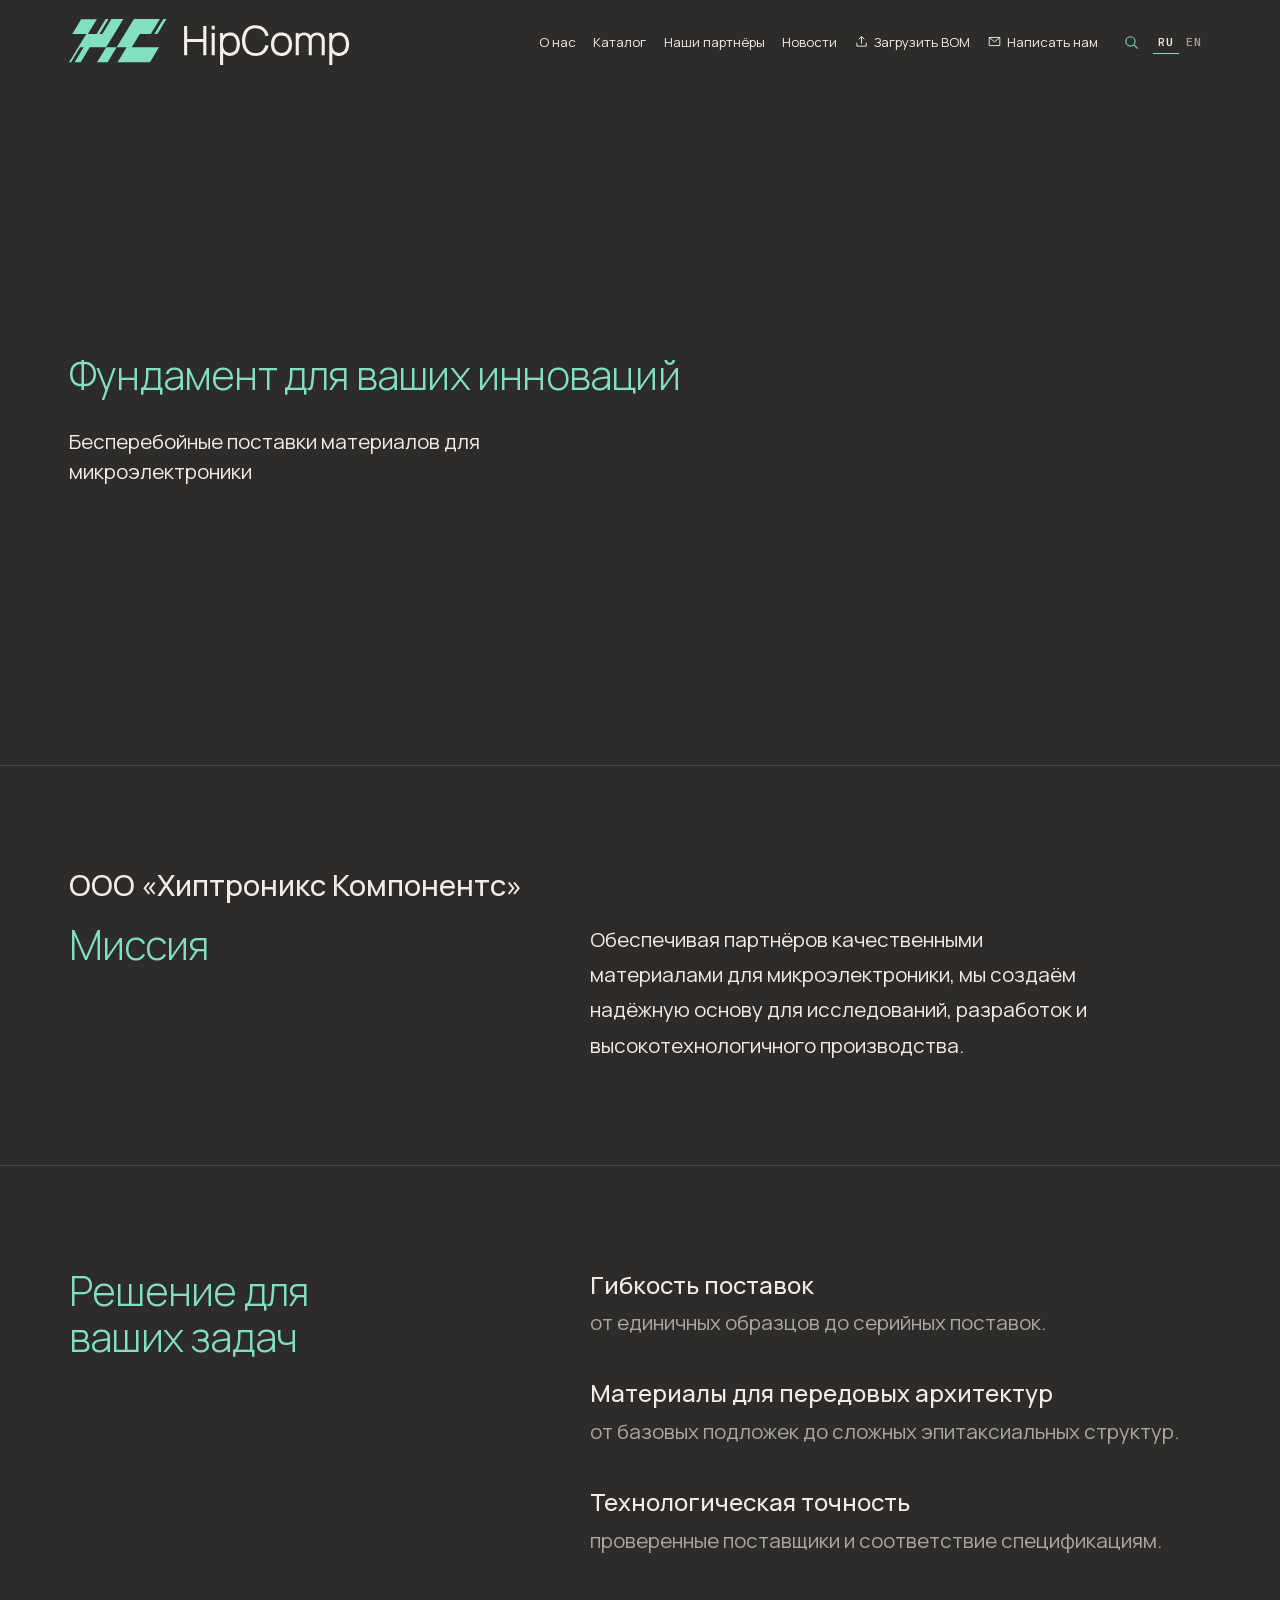
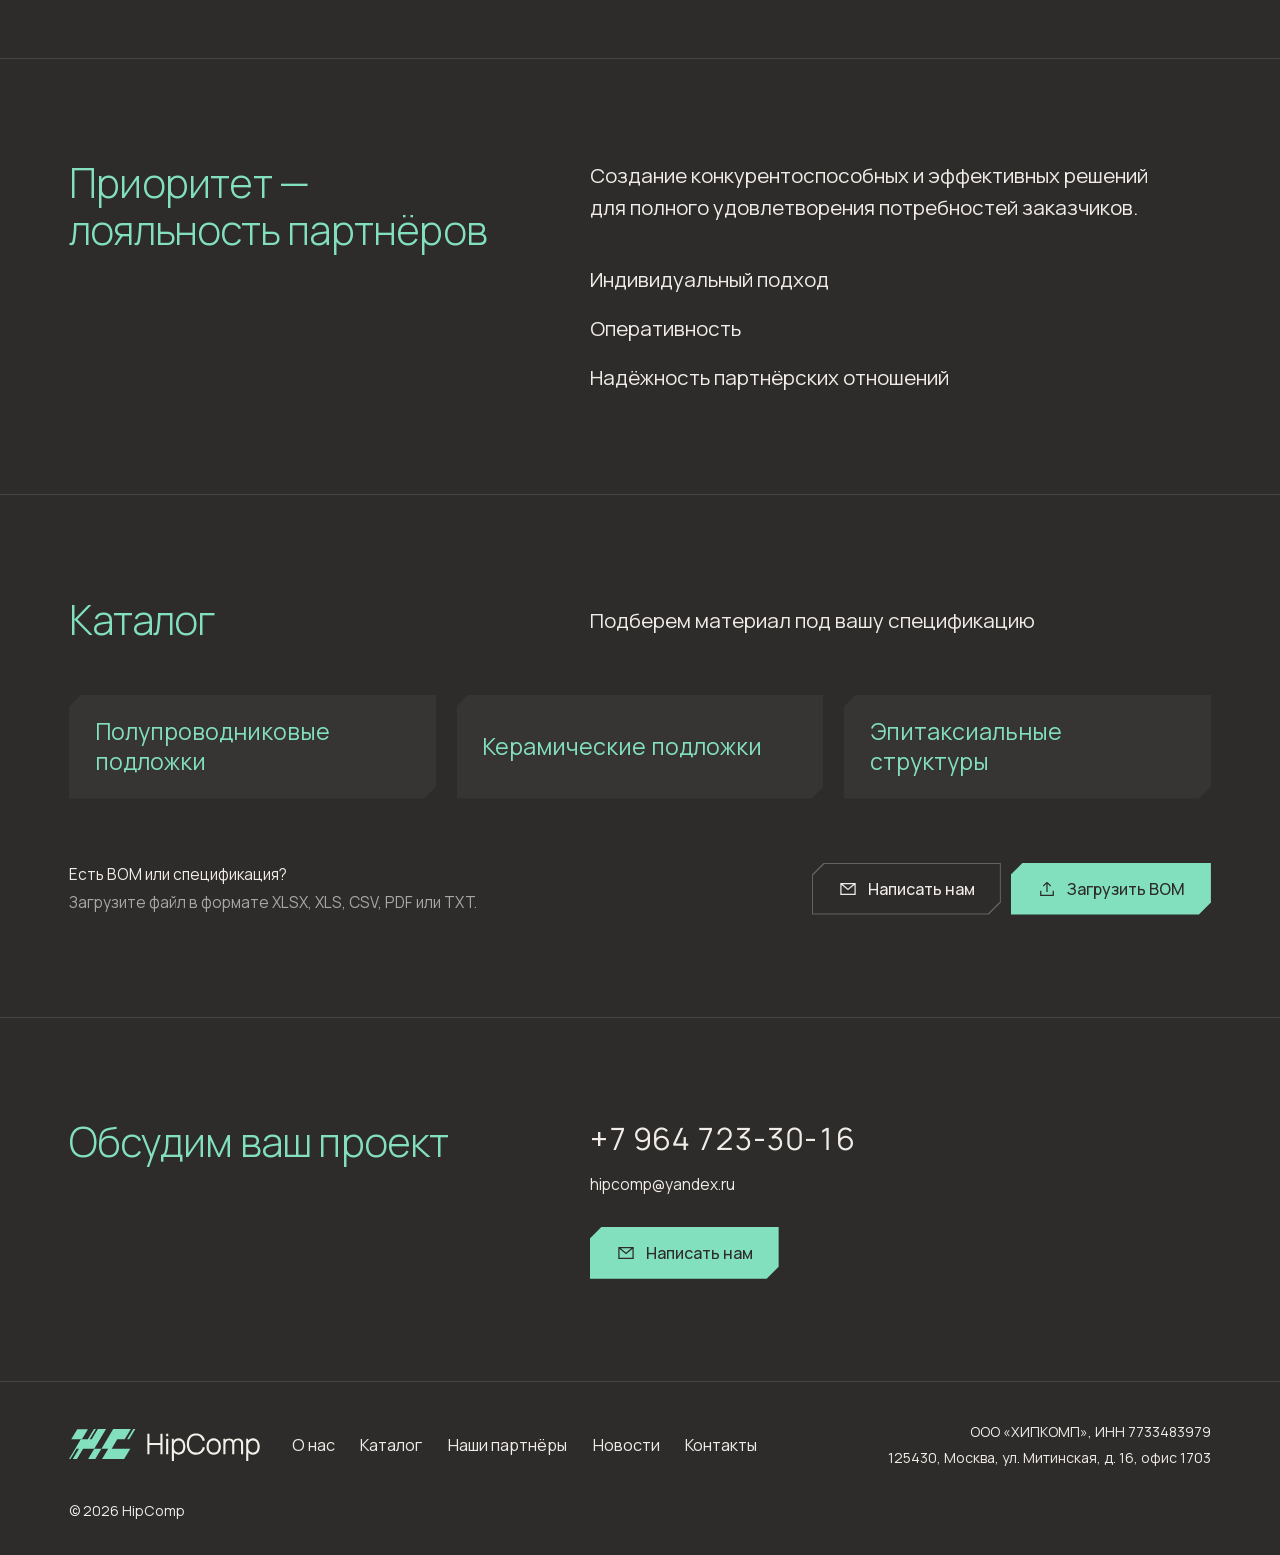
<file: index.html>
<!doctype html>
<html lang="ru">
<head>
<meta charset="utf-8">
<meta name="viewport" content="width=device-width, initial-scale=1, viewport-fit=cover">
<title>HipComp&nbsp;— полупроводниковые материалы для&nbsp;микроэлектроники</title>
<meta name="description" content="HipComp поставляет полупроводниковые и керамические подложки, эпитаксиальные структуры: от единичных образцов для НИОКР до регулярных поставок для серийного производства.">
<meta name="theme-color" content="#2D2C2A">
<meta property="og:title" content="HipComp — фундамент для ваших инноваций">
<meta property="og:description" content="Бесперебойные поставки материалов для микроэлектроники.">
<meta property="og:type" content="website">
<link rel="icon" href="assets/favicon.svg" type="image/svg+xml">
<link rel="preload" href="assets/fonts/IBMPlexSans-cyrillic.woff2" as="font" type="font/woff2" crossorigin>
<link rel="preload" href="assets/fonts/Manrope-var-cyrillic.woff2" as="font" type="font/woff2" crossorigin>
<link rel="stylesheet" href="css/style.css?v=48">
<script>document.documentElement.classList.add('js')</script>
</head>
<body>

<!-- Иконки -->
<svg width="0" height="0" style="position:absolute" aria-hidden="true">
  <symbol id="i-mail" viewBox="0 0 24 24"><path fill="none" stroke="currentColor" stroke-width="1.5" d="M3.5 5.5h17v13h-17z M3.8 5.8 12 12.5l8.2-6.7"/></symbol>
  <symbol id="i-search" viewBox="0 0 24 24"><circle cx="10.5" cy="10.5" r="6.5" fill="none" stroke="currentColor" stroke-width="1.5"/><path d="m15.3 15.3 5.2 5.2" stroke="currentColor" stroke-width="1.5" fill="none"/></symbol>
  <symbol id="i-upload" viewBox="0 0 24 24"><path fill="none" stroke="currentColor" stroke-width="1.5" d="M12 15.5V4m0 0L7.5 8.5M12 4l4.5 4.5M4.5 14v5.5h15V14"/></symbol>
  <symbol id="i-phone" viewBox="0 0 24 24"><path fill="none" stroke="currentColor" stroke-width="1.5" d="M5 3.5h4l1.5 4-2.3 1.5a11 11 0 0 0 6.8 6.8l1.5-2.3 4 1.5v4a1.5 1.5 0 0 1-1.6 1.5A16.5 16.5 0 0 1 3.5 5.1 1.5 1.5 0 0 1 5 3.5z"/></symbol>
  <symbol id="i-arrow" viewBox="0 0 24 24"><path fill="none" stroke="currentColor" stroke-width="1.5" d="M4 12h15m-5.5-5.5L19 12l-5.5 5.5"/></symbol>
  <symbol id="i-close" viewBox="0 0 24 24"><path fill="none" stroke="currentColor" stroke-width="1.5" d="m5.5 5.5 13 13m0-13-13 13"/></symbol>
  <symbol id="i-file" viewBox="0 0 24 24"><path fill="none" stroke="currentColor" stroke-width="1.5" d="M6 3.5h8l4 4v13H6z M14 3.5v4h4"/></symbol>
  <symbol id="i-check" viewBox="0 0 24 24"><path fill="none" stroke="currentColor" stroke-width="1.8" d="m5 12.5 4.5 4.5L19 7.5"/></symbol>
</svg>

<a class="skip" href="#main" data-i18n="skip">Перейти к&nbsp;содержанию</a>

<!-- ===== Шапка ===== -->
<header class="hdr" id="hdr">
  <div class="hdr__in wrap">
    <a class="logo logo--hdr" href="#top" aria-label="HipComp — на главную">
      <img class="logo__img" src="assets/logo-hipcomp.svg" alt="" width="1004" height="166">
    </a>

    <nav class="nav" aria-label="Основное меню" data-i18n-aria="navLabel">
      <a class="nav__a" style="--i:0" href="#about" data-i18n="nav.about">О&nbsp;нас</a>
      <a class="nav__a" style="--i:1" href="#catalog" data-i18n="nav.catalog">Каталог</a>
      <a class="nav__a" style="--i:2" href="partners.html" data-i18n="nav.partners">Наши партнёры</a>
      <a class="nav__a" style="--i:3" href="news.html" data-i18n="nav.news">Новости</a>
      <button class="nav__a nav__btn" style="--i:4" type="button" data-open="bom"><svg aria-hidden="true"><use href="#i-upload"/></svg><span data-i18n="nav.bom">Загрузить BOM</span></button>
      <button class="nav__a nav__btn" style="--i:5" type="button" data-open="contact"><svg aria-hidden="true"><use href="#i-mail"/></svg><span data-i18n="nav.write">Написать нам</span></button>
    </nav>

    <div class="hdr__tools">
      <button class="icon-btn icon-btn--search" style="--i:6" type="button" data-open="search" aria-label="Поиск по сайту" data-i18n-aria="searchOpen"><svg aria-hidden="true"><use href="#i-search"/></svg></button>
      <button class="lang" style="--i:7" type="button" data-lang-toggle aria-label="Switch to English"><span data-l="ru">RU</span><span data-l="en">EN</span></button>
      <button class="burger" type="button" aria-expanded="false" aria-controls="mnav" aria-label="Открыть меню" data-i18n-aria="menuOpen"><span></span><span></span></button>
    </div>
  </div>
</header>

<!-- Лупа, которая сопровождает прокрутку на десктопе: шапка уезжает вместе со страницей, поиск остаётся под рукой -->
<button class="fsearch" id="fsearch" type="button" data-open="search" aria-label="Поиск по сайту" data-i18n-aria="searchOpen"><svg aria-hidden="true"><use href="#i-search"/></svg></button>

<!-- Мобильное меню -->
<div class="mnav" id="mnav" hidden>
  <nav class="mnav__list wrap" aria-label="Меню" data-i18n-aria="navLabel">
    <a class="mnav__a" style="--i:0" href="#about" data-i18n="nav.about">О&nbsp;нас</a>
    <a class="mnav__a" style="--i:1" href="#catalog" data-i18n="nav.catalog">Каталог</a>
    <a class="mnav__a" style="--i:2" href="partners.html" data-i18n="nav.partners">Наши партнёры</a>
    <a class="mnav__a" style="--i:3" href="news.html" data-i18n="nav.news">Новости</a>
  </nav>
  <div class="mnav__foot wrap">
    <button class="btn btn--line" type="button" data-open="bom"><svg aria-hidden="true"><use href="#i-upload"/></svg><span data-i18n="nav.bom">Загрузить BOM</span></button>
    <button class="btn btn--mint" type="button" data-open="contact"><svg aria-hidden="true"><use href="#i-mail"/></svg><span data-i18n="nav.write">Написать нам</span></button>
    <div class="mnav__row">
      <a class="mnav__tel" href="tel:+79647233016">+7&nbsp;964&nbsp;723-30-16</a>
      <button class="lang" type="button" data-lang-toggle aria-label="Switch to English"><span data-l="ru">RU</span><span data-l="en">EN</span></button>
    </div>
  </div>
</div>

<main id="main">

<!-- ===== 01 Первый экран ===== -->
<section class="hero" id="top" aria-labelledby="hero-h">
  <div class="hero__in wrap">
    <h1 class="sec__h" id="hero-h"><span data-i18n="hero.h">Фундамент для ваших инноваций</span></h1>
    <p class="hero__sub" data-i18n="hero.sub">Бесперебойные поставки материалов для микроэлектроники</p>
  </div>
</section>

<!-- ===== 02 Миссия ===== -->
<section class="sec about" id="about" aria-labelledby="about-h">
  <div class="wrap about__grid" data-reveal-group>
    <p class="about__company" data-reveal="left" data-i18n="about.company">ООО «Хиптроникс Компонентс»</p>
    <h2 class="sec__h" id="about-h" data-reveal="left" data-i18n="about.h">Миссия</h2>
    <p class="mission" data-reveal="right" style="--d:1" data-i18n="about.mission">Обеспечивая партнёров качественными материалами для микроэлектроники, мы создаём надёжную основу для исследований, разработок и высокотехнологичного производства.</p>
  </div>
</section>

<!-- ===== 03 Решение для ваших задач ===== -->
<section class="sec value" aria-labelledby="value-h">
  <div class="wrap value__grid" data-reveal-group>
    <h2 class="sec__h" id="value-h" data-reveal="left" data-i18n="value.h">Решение для ваших задач</h2>
    <div class="value__list">
      <article class="vrow" data-reveal="right" style="--d:1">
        <h3 data-i18n="value.t1">Гибкость поставок</h3>
        <p data-i18n="value.p1">от единичных образцов до серийных поставок.</p>
      </article>
      <article class="vrow" data-reveal="right" style="--d:2">
        <h3 data-i18n="value.t2">Материалы для передовых архитектур</h3>
        <p data-i18n="value.p2">от базовых подложек до сложных эпитаксиальных структур.</p>
      </article>
      <article class="vrow" data-reveal="right" style="--d:3">
        <h3 data-i18n="value.t3">Технологическая точность</h3>
        <p data-i18n="value.p3">проверенные поставщики и соответствие спецификациям.</p>
      </article>
    </div>
  </div>
</section>

<!-- ===== 04 Приоритет ===== -->
<section class="sec prio" aria-labelledby="prio-h">
  <div class="wrap prio__grid" data-reveal-group>
    <h2 class="sec__h" id="prio-h" data-reveal="left" data-i18n="prio.h">Приоритет — лояльность партнёров</h2>
    <div>
      <p class="prio__lead" data-reveal="right" style="--d:1" data-i18n="prio.lead">Создание конкурентоспособных и эффективных решений для полного удовлетворения потребностей заказчиков.</p>
      <ul class="prio__list">
        <li data-reveal="right" style="--d:2" data-i18n="prio.1">Индивидуальный подход</li>
        <li data-reveal="right" style="--d:3" data-i18n="prio.2">Оперативность</li>
        <li data-reveal="right" style="--d:4" data-i18n="prio.3">Надёжность партнёрских отношений</li>
      </ul>
    </div>
  </div>
</section>

<!-- ===== 05 Каталог ===== -->
<section class="sec catalog" id="catalog" aria-labelledby="cat-h">
  <div class="wrap" data-reveal-group>
    <div class="catalog__head">
      <h2 class="sec__h" id="cat-h" data-reveal="left" data-i18n="cat.h">Каталог</h2>
      <p class="catalog__lead" data-reveal="right" style="--d:1" data-i18n="cat.lead">Подберем материал под вашу спецификацию</p>
    </div>

    <ul class="cards" role="list">
      <li class="card" id="cat-semi" tabindex="-1" data-reveal="left" style="--d:2">
        <h3 class="card__t" data-i18n="cat.c1">Полупроводниковые подложки</h3>
      </li>
      <li class="card" id="cat-ceramic" tabindex="-1" data-reveal="left" style="--d:3">
        <h3 class="card__t" data-i18n="cat.c2">Керамические подложки</h3>
      </li>
      <li class="card" id="cat-epi" tabindex="-1" data-reveal="left" style="--d:4">
        <h3 class="card__t" data-i18n="cat.c3">Эпитаксиальные структуры</h3>
      </li>
    </ul>

    <div class="bom">
      <p class="bom__txt" data-reveal="left" style="--d:5"><span data-i18n="bom.t">Есть BOM или спецификация?</span> <span data-i18n="bom.p">Загрузите файл в формате XLSX, XLS, CSV, PDF или TXT.</span></p>
      <div class="bom__actions" data-reveal="right" style="--d:5">
        <button class="btn btn--line" type="button" data-open="contact"><svg aria-hidden="true"><use href="#i-mail"/></svg><span data-i18n="nav.write">Написать нам</span></button>
        <button class="btn btn--mint" type="button" data-open="bom"><svg aria-hidden="true"><use href="#i-upload"/></svg><span data-i18n="nav.bom">Загрузить BOM</span></button>
      </div>
    </div>
  </div>
</section>

<!-- ===== 06 Обсудим ваш проект ===== -->
<section class="sec contact" id="contacts" aria-labelledby="ct-h">
  <div class="wrap contact__grid" data-reveal-group>
    <h2 class="sec__h contact__h" id="ct-h" data-reveal="left" data-i18n="ct.h">Обсудим ваш проект</h2>
    <div class="contact__body" data-reveal="right" style="--d:1">
      <a class="contact__tel" href="tel:+79647233016">+7 964 723-30-16</a>
      <a class="contact__mail" href="mailto:hipcomp@yandex.ru">hipcomp@yandex.ru</a>
      <button class="btn btn--mint" type="button" data-open="contact"><svg aria-hidden="true"><use href="#i-mail"/></svg><span data-i18n="nav.write">Написать нам</span></button>
    </div>
  </div>
</section>
</main>

<footer class="ftr">
  <div class="wrap ftr__in">
    <a class="logo logo--sm" href="#top" aria-label="HipComp — наверх">
      <img class="logo__img" src="assets/logo-hipcomp.svg" alt="" width="1004" height="166">
    </a>
    <nav class="ftr__nav" aria-label="Меню в подвале" data-i18n-aria="navFooter">
      <a href="#about" data-i18n="nav.about">О&nbsp;нас</a>
      <a href="#catalog" data-i18n="nav.catalog">Каталог</a>
      <a href="partners.html" data-i18n="nav.partners">Наши партнёры</a>
      <a href="news.html" data-i18n="nav.news">Новости</a>
      <a href="#contacts" data-i18n="nav.contacts">Контакты</a>
    </nav>
    <div class="ftr__req">
      <p data-i18n="ftr.org">ООО «ХИПКОМП», ИНН&nbsp;7733483979</p>
      <p data-i18n="ftr.addr">125430, Москва, ул. Митинская, д. 16, офис 1703</p>
    </div>
    <p class="ftr__copy">© 2026 <span translate="no">HipComp</span></p>
  </div>
</footer>

<!-- Нижняя панель действий (мобильная) -->
<div class="actbar" id="actbar" aria-hidden="true">
  <a class="btn btn--line actbar__b actbar__b--icon" href="tel:+79647233016" tabindex="-1" aria-label="Позвонить" data-i18n-aria="act.call"><svg aria-hidden="true"><use href="#i-phone"/></svg></a>
  <button class="btn btn--line actbar__b" type="button" data-open="contact" tabindex="-1"><svg aria-hidden="true"><use href="#i-mail"/></svg><span data-i18n="act.write">Написать</span></button>
  <button class="btn btn--mint actbar__b" type="button" data-open="bom" tabindex="-1"><svg aria-hidden="true"><use href="#i-upload"/></svg><span data-i18n="nav.bom">Загрузить BOM</span></button>
</div>

<!-- ===== Окно: Написать нам ===== -->
<dialog class="dlg" id="dlg-contact" aria-labelledby="dc-h">
  <form class="dlg__box" id="form-contact" novalidate>
    <button class="dlg__x" type="button" data-close aria-label="Закрыть" data-i18n-aria="close"><svg aria-hidden="true"><use href="#i-close"/></svg></button>
    <div class="dlg__view" data-view="form">
      <h2 class="dlg__h" id="dc-h" data-i18n="fc.h">Написать нам</h2>
      <p class="dlg__lead" data-i18n="fc.lead">Ответим в&nbsp;течение рабочего дня. Если удобнее голосом, позвоните: <a href="tel:+79647233016">+7&nbsp;964&nbsp;723-30-16</a></p>
      <div class="fgrid">
        <div class="fld">
          <label for="fc-name" data-i18n="f.name">Имя</label>
          <input id="fc-name" name="name" type="text" autocomplete="name" required>
          <span class="fld__err" data-i18n="err.name">Укажите, как к&nbsp;вам обращаться</span>
        </div>
        <div class="fld">
          <label for="fc-org" data-i18n="f.org">Организация</label>
          <input id="fc-org" name="org" type="text" autocomplete="organization">
        </div>
        <div class="fld">
          <label for="fc-phone" data-i18n="f.phone">Телефон</label>
          <input id="fc-phone" name="phone" type="tel" autocomplete="tel" inputmode="tel" placeholder="+7">
          <span class="fld__err" data-i18n="err.reach">Нужен телефон или&nbsp;e-mail для&nbsp;ответа</span>
        </div>
        <div class="fld">
          <label for="fc-email">E-mail</label>
          <input id="fc-email" name="email" type="email" autocomplete="email" inputmode="email" spellcheck="false">
          <span class="fld__err" data-i18n="err.email">Проверьте адрес: в&nbsp;нём нет «@» или&nbsp;домена</span>
        </div>
        <div class="fld fld--full">
          <span class="fld__lbl" id="fc-topic-l" data-i18n="f.topic">Тема</span>
          <div class="chips" role="radiogroup" aria-labelledby="fc-topic-l">
            <label class="chip"><input type="radio" name="topic" value="quote" checked><span data-i18n="t.quote">Запрос КП</span></label>
            <label class="chip"><input type="radio" name="topic" value="semi"><span data-i18n="t.semi">Полупроводниковые подложки</span></label>
            <label class="chip"><input type="radio" name="topic" value="ceramic"><span data-i18n="t.ceramic">Керамические подложки</span></label>
            <label class="chip"><input type="radio" name="topic" value="epi"><span data-i18n="t.epi">Эпитаксиальные структуры</span></label>
            <label class="chip"><input type="radio" name="topic" value="other"><span data-i18n="t.other">Другое</span></label>
          </div>
        </div>
        <div class="fld fld--full">
          <label for="fc-msg" data-i18n="f.msg">Что нужно поставить</label>
          <textarea id="fc-msg" name="message" rows="4" placeholder="Например: 4H-SiC, Ø 150 мм, 25 шт., до конца квартала…" data-i18n-ph="f.msgPh"></textarea>
        </div>
      </div>
      <label class="consent" for="fc-ok">
        <input id="fc-ok" name="consent" type="checkbox" required>
        <span data-i18n="f.consent">Согласен на&nbsp;обработку персональных данных для&nbsp;ответа на&nbsp;заявку</span>
      </label>
      <span class="fld__err fld__err--consent" data-i18n="err.consent">Без&nbsp;согласия мы не&nbsp;сможем ответить</span>
      <div class="dlg__act">
        <button class="btn btn--mint" type="submit"><span data-i18n="f.send">Отправить заявку</span></button>
        <p class="form-msg" role="status" aria-live="polite"></p>
      </div>
    </div>
    <div class="dlg__view dlg__done" data-view="done" hidden>
      <div class="done-row"><svg class="done-ic" aria-hidden="true"><use href="#i-check"/></svg><h2 class="dlg__h" data-i18n="done.h">Заявка отправлена</h2></div>
      <p class="dlg__lead" data-i18n="done.p">Менеджер свяжется с&nbsp;вами в&nbsp;течение рабочего дня.</p>
      <button class="btn btn--line" type="button" data-close data-i18n="done.close">Закрыть</button>
    </div>
  </form>
</dialog>

<!-- ===== Окно: Загрузить BOM ===== -->
<dialog class="dlg" id="dlg-bom" aria-labelledby="db-h">
  <form class="dlg__box" id="form-bom" novalidate>
    <button class="dlg__x" type="button" data-close aria-label="Закрыть" data-i18n-aria="close"><svg aria-hidden="true"><use href="#i-close"/></svg></button>
    <div class="dlg__view" data-view="form">
      <h2 class="dlg__h" id="db-h" data-i18n="nav.bom">Загрузить BOM</h2>
      <p class="dlg__lead" data-i18n="fb.lead">Пришлите перечень позиций, и&nbsp;мы подготовим коммерческое предложение с&nbsp;ценами и&nbsp;сроками.</p>

      <div class="drop" id="drop">
        <input id="fb-file" name="file" type="file" accept=".xlsx,.xls,.csv,.pdf,.txt" class="drop__inp">
        <label for="fb-file" class="drop__zone">
          <svg aria-hidden="true"><use href="#i-upload"/></svg>
          <span class="drop__t"><span data-i18n="fb.drop">Перетащите файл сюда или</span> <u data-i18n="fb.pick">выберите на&nbsp;компьютере</u></span>
          <span class="drop__h" data-i18n="fb.hint">XLSX, XLS, CSV, PDF или&nbsp;TXT, до&nbsp;10&nbsp;МБ</span>
        </label>
        <div class="drop__file" hidden>
          <svg aria-hidden="true"><use href="#i-file"/></svg>
          <span class="drop__name mono"></span>
          <button class="drop__rm" type="button" aria-label="Убрать файл" data-i18n-aria="fb.rm"><svg aria-hidden="true"><use href="#i-close"/></svg></button>
        </div>
        <span class="fld__err" data-err="file"></span>
      </div>

      <div class="fgrid">
        <div class="fld">
          <label for="fb-org" data-i18n="f.org">Организация</label>
          <input id="fb-org" name="org" type="text" autocomplete="organization">
        </div>
        <div class="fld">
          <label for="fb-email">E-mail</label>
          <input id="fb-email" name="email" type="email" autocomplete="email" inputmode="email" spellcheck="false" required>
          <span class="fld__err" data-i18n="err.emailReq">Укажите e-mail, на&nbsp;него придёт КП</span>
        </div>
        <div class="fld">
          <label for="fb-phone" data-i18n="f.phone">Телефон</label>
          <input id="fb-phone" name="phone" type="tel" autocomplete="tel" inputmode="tel" placeholder="+7">
        </div>
        <div class="fld">
          <label for="fb-when" data-i18n="f.when">Когда нужна поставка</label>
          <select id="fb-when" name="when">
            <option value="asap" data-i18n="w.asap">Как можно скорее</option>
            <option value="1m" data-i18n="w.1m">В&nbsp;течение месяца</option>
            <option value="3m" data-i18n="w.3m">1–3 месяца</option>
            <option value="plan" data-i18n="w.plan">Планируем закупку</option>
          </select>
        </div>
        <div class="fld fld--full">
          <label for="fb-msg" data-i18n="f.comment">Комментарий</label>
          <textarea id="fb-msg" name="message" rows="3" placeholder="Например: допустимы аналоги, нужен паспорт качества…" data-i18n-ph="f.commentPh"></textarea>
        </div>
      </div>
      <label class="consent" for="fb-ok">
        <input id="fb-ok" name="consent" type="checkbox" required>
        <span data-i18n="f.consent">Согласен на&nbsp;обработку персональных данных для&nbsp;ответа на&nbsp;заявку</span>
      </label>
      <span class="fld__err fld__err--consent" data-i18n="err.consent">Без&nbsp;согласия мы не&nbsp;сможем ответить</span>
      <div class="dlg__act">
        <button class="btn btn--mint" type="submit"><span data-i18n="fb.send">Отправить BOM</span></button>
        <p class="form-msg" role="status" aria-live="polite"></p>
      </div>
    </div>
    <div class="dlg__view dlg__done" data-view="done" hidden>
      <div class="done-row"><svg class="done-ic" aria-hidden="true"><use href="#i-check"/></svg><h2 class="dlg__h" data-i18n="doneB.h">BOM получен</h2></div>
      <p class="dlg__lead" data-i18n="doneB.p">Разберём позиции и&nbsp;пришлём КП на&nbsp;указанный e-mail.</p>
      <button class="btn btn--line" type="button" data-close data-i18n="done.close">Закрыть</button>
    </div>
  </form>
</dialog>

<!-- ===== Окно: Поиск ===== -->
<dialog class="dlg dlg--search" id="dlg-search" aria-label="Поиск по сайту" data-i18n-aria="searchOpen">
  <div class="srch">
    <div class="srch__bar wrap">
      <svg aria-hidden="true"><use href="#i-search"/></svg>
      <input id="srch-q" type="search" autocomplete="off" spellcheck="false" placeholder="Например: SiC, сапфир, BOM…" data-i18n-ph="s.ph" aria-controls="srch-res" aria-describedby="srch-hint">
      <button class="dlg__x dlg__x--static" type="button" data-close aria-label="Закрыть" data-i18n-aria="close"><svg aria-hidden="true"><use href="#i-close"/></svg></button>
    </div>
    <div class="wrap">
      <p class="srch__hint" id="srch-hint" data-i18n="s.hint"><kbd>↑</kbd><kbd>↓</kbd> выбрать, <kbd>Enter</kbd> открыть, <kbd>Esc</kbd> закрыть</p>
      <ul class="srch__res" id="srch-res" role="listbox" aria-label="Результаты" data-i18n-aria="s.res"></ul>
    </div>
  </div>
</dialog>

<div class="toast" id="toast" role="status" aria-live="polite" hidden></div>

<script>
  /* Настройки для программиста: адрес обработчика заявок (POST multipart/form-data).
     Пустая строка = демо-режим: форма проверяется, но никуда не отправляется. */
  window.HC_CONFIG = { formEndpoint: '' };
</script>
<script src="js/i18n.js?v=29" defer></script>
<script src="js/main.js?v=29" defer></script>
</body>
</html>
</file>
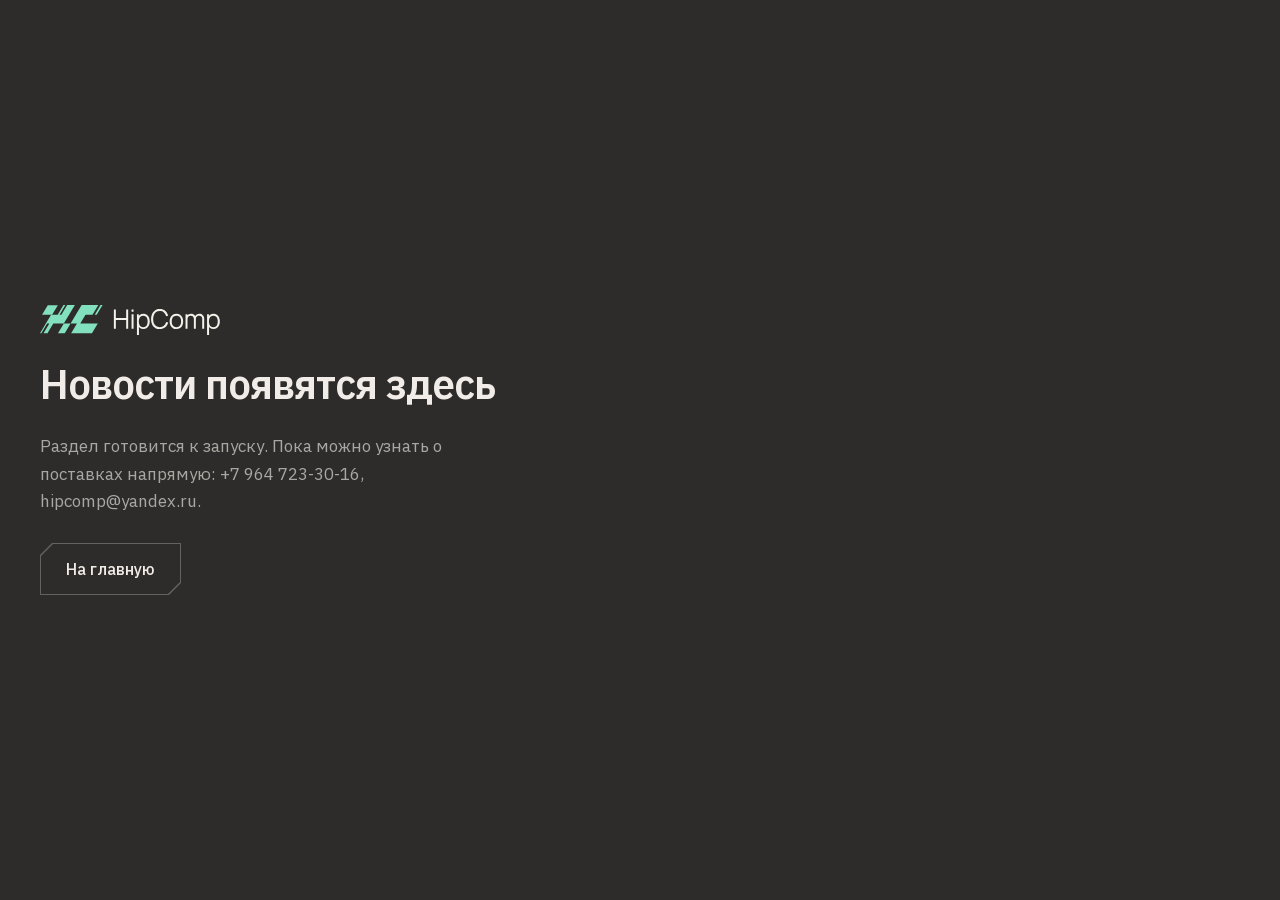
<file: news.html>
<!doctype html>
<html lang="ru">
<head>
<meta charset="utf-8">
<meta name="viewport" content="width=device-width, initial-scale=1, viewport-fit=cover">
<title>Новости — HipComp</title>
<meta name="robots" content="noindex">
<link rel="icon" href="assets/favicon.svg" type="image/svg+xml">
<link rel="stylesheet" href="css/style.css?v=47">
</head>
<body>
<main class="subpage wrap">
  <a class="logo" href="index.html" aria-label="HipComp — на главную">
    <img class="logo__img" src="assets/logo-hipcomp.svg" alt="" width="1004" height="166">
  </a>
  <h1>Новости появятся здесь</h1>
  <p>Раздел готовится к запуску. Пока можно узнать о поставках напрямую: +7 964 723-30-16, hipcomp@yandex.ru.</p>
  <a class="btn btn--line" href="index.html">На главную</a>
</main>
</body>
</html>
</file>
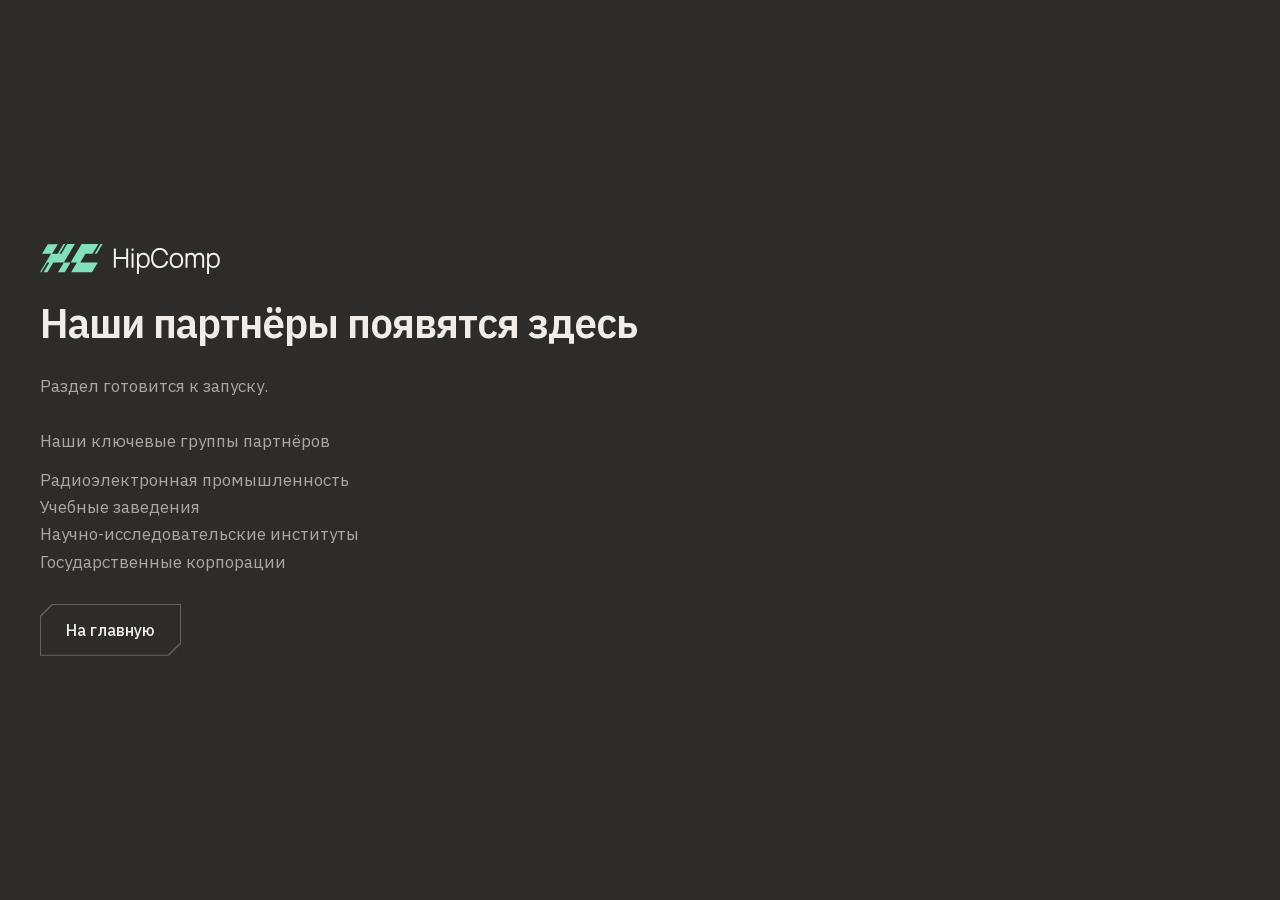
<file: partners.html>
<!doctype html>
<html lang="ru">
<head>
<meta charset="utf-8">
<meta name="viewport" content="width=device-width, initial-scale=1, viewport-fit=cover">
<title>Наши партнёры появятся здесь — HipComp</title>
<link rel="icon" href="assets/favicon.svg" type="image/svg+xml">
<link rel="stylesheet" href="css/style.css?v=47">
</head>
<body>
<main class="subpage wrap">
  <a class="logo" href="index.html" aria-label="HipComp — на главную" data-i18n-aria="home.logo">
    <img class="logo__img" src="assets/logo-hipcomp.svg" alt="" width="1004" height="166">
  </a>
  <h1 data-i18n="partners.heading" data-page-title>Наши партнёры появятся здесь</h1>
  <p data-i18n="partners.status">Раздел готовится к запуску.</p>
  <div class="partners-copy">
    <p data-i18n="partners.groups">Наши ключевые группы партнёров</p>
    <p>
      <span data-i18n="partners.electronics">Радиоэлектронная промышленность</span><br>
      <span data-i18n="partners.education">Учебные заведения</span><br>
      <span data-i18n="partners.research">Научно-исследовательские институты</span><br>
      <span data-i18n="partners.corporations">Государственные корпорации</span>
    </p>
  </div>
  <a class="btn btn--line" href="index.html" data-i18n="home.back">На главную</a>
</main>
<script src="js/i18n.js?v=29" defer></script>
<script src="js/main.js?v=29" defer></script>
</body>
</html>
</file>
<file: css/style.css>
/* HipComp — оформление сайта */

/* ---------- Шрифты (OFL, локально) ---------- */
@font-face{font-family:"Manrope";src:url(../assets/fonts/Manrope-var-cyrillic.woff2) format("woff2");font-weight:300 500;font-display:swap;unicode-range:U+0301,U+0400-045F,U+0490-0491,U+04B0-04B1,U+2116}
@font-face{font-family:"Manrope";src:url(../assets/fonts/Manrope-var-latin.woff2) format("woff2");font-weight:300 500;font-display:swap;unicode-range:U+0000-00FF,U+0131,U+0152-0153,U+02BB-02BC,U+02C6,U+02DA,U+02DC,U+0304,U+0308,U+0329,U+2000-206F,U+20AC,U+2122,U+2191,U+2193,U+2212,U+2215,U+FEFF,U+FFFD}
@font-face{font-family:"IBM Plex Sans";src:url(../assets/fonts/IBMPlexSans-cyrillic.woff2) format("woff2");font-weight:400 600;font-display:swap;unicode-range:U+0301,U+0400-045F,U+0490-0491,U+04B0-04B1,U+2116}
@font-face{font-family:"IBM Plex Sans";src:url(../assets/fonts/IBMPlexSans-latin.woff2) format("woff2");font-weight:400 600;font-display:swap;unicode-range:U+0000-00FF,U+0131,U+0152-0153,U+02BB-02BC,U+02C6,U+02DA,U+02DC,U+0304,U+0308,U+0329,U+2000-206F,U+20AC,U+2122,U+2191,U+2193,U+2212,U+2215,U+FEFF,U+FFFD}
@font-face{font-family:"IBM Plex Mono";src:url(../assets/fonts/IBMPlexMono-400-cyrillic.woff2) format("woff2");font-weight:400;font-display:swap;unicode-range:U+0301,U+0400-045F,U+0490-0491,U+04B0-04B1,U+2116}
@font-face{font-family:"IBM Plex Mono";src:url(../assets/fonts/IBMPlexMono-400-latin.woff2) format("woff2");font-weight:400;font-display:swap;unicode-range:U+0000-00FF,U+0131,U+0152-0153,U+02BB-02BC,U+02C6,U+02DA,U+02DC,U+0304,U+0308,U+0329,U+2000-206F,U+20AC,U+2122,U+2191,U+2193,U+2212,U+2215,U+FEFF,U+FFFD}
@font-face{font-family:"IBM Plex Mono";src:url(../assets/fonts/IBMPlexMono-500-cyrillic.woff2) format("woff2");font-weight:500;font-display:swap;unicode-range:U+0301,U+0400-045F,U+0490-0491,U+04B0-04B1,U+2116}
@font-face{font-family:"IBM Plex Mono";src:url(../assets/fonts/IBMPlexMono-500-latin.woff2) format("woff2");font-weight:500;font-display:swap;unicode-range:U+0000-00FF,U+0131,U+0152-0153,U+02BB-02BC,U+02C6,U+02DA,U+02DC,U+0304,U+0308,U+0329,U+2000-206F,U+20AC,U+2122,U+2191,U+2193,U+2212,U+2215,U+FEFF,U+FFFD}

/* ---------- Токены ---------- */
:root{
  /* цвет — «Графит и мята» из айдентики */
  --graphite:#2D2C2A;      /* основной фон */
  --graphite-d:#252422;    /* углублённый фон */
  --graphite-r:#363533;    /* приподнятые поверхности: окна, поля */
  --paper:#F1ECE7;         /* основной текст */
  --mint:#83E0BE;          /* акцент */
  --ink:#2D2C2A;           /* текст на светлом */
  --muted:rgba(241,236,231,.64);
  --faint:rgba(241,236,231,.58);
  --line:rgba(241,236,231,.13);
  --line-s:rgba(241,236,231,.28);
  --err:#FF9C8A;

  /* шрифты */
  --f-sans:"IBM Plex Sans",system-ui,-apple-system,"Segoe UI",Roboto,Arial,sans-serif;
  --f-mono:"IBM Plex Mono",ui-monospace,"SF Mono",Menlo,Consolas,monospace;
  --f-brand:"Manrope","IBM Plex Sans",system-ui,sans-serif;

  /* шкала */
  --fs-body:17px;
  --fs-small:14px;
  --fs-mono:13px;

  --wrap:1320px;
  --gut:max(20px, env(safe-area-inset-left, 0px));
  --gut-r:max(20px, env(safe-area-inset-right, 0px));
  --cut:12px;              /* срез угла кнопок, наклон как у знака */
  --hdr:84px;
  --ease:cubic-bezier(.2,.7,.2,1);
  --enter-ease:cubic-bezier(.22,.61,.36,1);
  --enter-duration:780ms;
  --enter-distance:18px;
  color-scheme:dark;
}

/* ---------- База ---------- */
*,*::before,*::after{box-sizing:border-box}
html{scroll-behavior:smooth;scroll-padding-top:72px;-webkit-text-size-adjust:100%}
body{margin:0;background:var(--graphite);color:var(--paper);font:400 var(--fs-body)/1.6 var(--f-sans);-webkit-font-smoothing:antialiased;text-rendering:optimizeLegibility;overflow-x:hidden}
img,svg,canvas{display:block;max-width:100%}
::selection{background:var(--mint);color:var(--ink)}
html{scrollbar-color:var(--line-s) var(--graphite-d);-webkit-tap-highlight-color:transparent}
a,button,label,input,select,textarea{touch-action:manipulation}
input,textarea{caret-color:var(--mint)}
kbd{font:500 12px/1 var(--f-mono);padding:3px 6px;border:1px solid var(--line-s);margin-right:4px}
a{color:inherit}
button{font:inherit;color:inherit;background:none;border:0;padding:0;cursor:pointer}
h1,h2,h3,p,ul,dl,dd,blockquote,figure{margin:0;padding:0}
ul{list-style:none}
sub{font-size:.7em;vertical-align:-.25em;line-height:0}
sup{font-size:.7em;vertical-align:.45em;line-height:0}
[hidden]{display:none!important}
:focus-visible{outline:2px solid var(--mint);outline-offset:3px}
.mono{font-family:var(--f-mono);font-size:var(--fs-mono);letter-spacing:.02em}
.wrap{width:100%;max-width:calc(var(--wrap) + 80px);margin-inline:auto;padding-left:var(--gut);padding-right:var(--gut-r)}
@media (min-width:900px){:root{--gut:max(40px, env(safe-area-inset-left, 0px));--gut-r:max(40px, env(safe-area-inset-right, 0px))}}
.skip{position:absolute;left:16px;top:-60px;z-index:100;background:var(--mint);color:var(--ink);padding:10px 14px;text-decoration:none}
.skip:focus{top:12px}

/* ---------- Кнопки ---------- */
.btn{--bg:var(--mint);--fg:var(--ink);position:relative;display:inline-flex;align-items:center;justify-content:center;gap:10px;min-height:52px;padding:0 26px;
  font-weight:500;font-size:16px;line-height:1;text-decoration:none;color:var(--fg);background:var(--bg);isolation:isolate;
  clip-path:polygon(var(--cut) 0,100% 0,100% calc(100% - var(--cut)),calc(100% - var(--cut)) 100%,0 100%,0 var(--cut));
  transition:background-color .25s,color .25s,transform .25s var(--ease)}
.btn svg{width:20px;height:20px;flex:none;transition:transform .3s var(--ease)}
.btn:hover svg[aria-hidden]:last-child{transform:translateX(3px)}
.btn--mint:hover{--bg:#9BE9CC}
.btn--mint:active{transform:translateY(1px)}
.btn--line{--bg:var(--line-s);--fg:var(--paper)}
.btn--line::before{content:"";position:absolute;inset:1px;z-index:-1;background:var(--graphite);clip-path:inherit;transition:background-color .25s}
.btn--line:hover::before{background:var(--graphite-r)}
.btn--line:hover{--bg:var(--mint)}
.btn:focus-visible{outline:none;box-shadow:none;--bg:var(--paper)}
.btn--line:focus-visible::before{background:var(--graphite-r)}

/* ---------- Шапка ---------- */
.hdr{position:fixed;inset:0 0 auto;z-index:40;padding-top:env(safe-area-inset-top,0px);transition:background-color .35s,backdrop-filter .35s,box-shadow .35s}
.hdr__in{display:flex;align-items:center;gap:24px;height:var(--hdr);transition:height .35s var(--ease)}
.hdr.is-stuck{background:rgba(37,36,34,.86);-webkit-backdrop-filter:blur(14px) saturate(1.2);backdrop-filter:blur(14px) saturate(1.2);box-shadow:0 1px 0 var(--line)}
.hdr.is-stuck .hdr__in{height:64px}
.logo{display:flex;align-items:center;gap:14px;text-decoration:none;flex:none}
.logo__img{width:auto;height:30px}

.nav{display:flex;align-items:center;gap:clamp(14px,2vw,34px);margin-left:auto}
.nav__a{position:relative;display:inline-flex;align-items:center;gap:8px;font-size:15px;font-weight:500;text-decoration:none;color:var(--paper);padding:10px 0;white-space:nowrap}
.nav__a svg{width:19px;height:19px}
.nav a.nav__a::after,.nav__btn::after{content:"";position:absolute;left:0;right:0;bottom:4px;height:1px;background:var(--mint);transform:scaleX(0);transform-origin:left;transition:transform .35s var(--ease)}
.nav a.nav__a:hover::after,.nav__btn:hover::after,.nav a.nav__a[aria-current]::after{transform:scaleX(1)}
.nav__btn:hover svg{color:var(--mint)}
.hdr__tools{display:flex;align-items:center;gap:6px}
.icon-btn{position:relative;display:grid;place-items:center;width:44px;height:44px;color:var(--paper);transition:color .2s}
.icon-btn svg{width:22px;height:22px}
.icon-btn:hover{color:var(--mint)}
.icon-btn--search,.fsearch{color:var(--mint)}
.icon-btn--search:hover,.fsearch:hover{color:#B5F0DA}
.lang{display:inline-flex;align-items:center;height:44px;padding:0 4px;font:500 12px/1 var(--f-mono);letter-spacing:.08em;color:var(--faint);gap:2px}
.lang span{padding:6px 5px}
.lang span[aria-current]{color:var(--paper);box-shadow:inset 0 -1px 0 var(--mint)}
.lang:hover span:not([aria-current]){color:var(--muted)}

@keyframes contentIn{from{opacity:0;transform:translateX(var(--enter-x))}to{opacity:1;transform:none}}
.js .nav>*,.js .hdr__tools>button{
  --enter-x:var(--enter-distance);
  animation:contentIn var(--enter-duration) var(--enter-ease) calc(100ms + var(--i,0) * 35ms) backwards
}

.burger{display:none;position:relative;width:44px;height:44px}
.burger span{position:absolute;left:11px;right:11px;height:1.5px;background:var(--paper);transition:transform .35s var(--ease)}
.burger span:first-child{top:17px}.burger span:last-child{top:26px}
.burger[aria-expanded="true"] span:first-child{transform:translateY(4.5px) rotate(45deg)}
.burger[aria-expanded="true"] span:last-child{transform:translateY(-4.5px) rotate(-45deg)}

/* мобильное меню */
.mnav{position:fixed;inset:0;z-index:35;background:var(--graphite-d);padding-top:calc(var(--hdr) + env(safe-area-inset-top,0px) + 16px);padding-bottom:calc(24px + env(safe-area-inset-bottom,0px));display:flex;flex-direction:column;justify-content:space-between;overflow-y:auto;overscroll-behavior:contain}
.mnav__list{display:flex;flex-direction:column}
.mnav__a{position:relative;display:flex;align-items:center;min-height:64px;border-bottom:1px solid var(--line);font-size:30px;font-weight:500;letter-spacing:-.01em;text-decoration:none;
  --enter-x:var(--enter-distance);animation:contentIn 540ms var(--enter-ease) calc(var(--i) * 50ms) backwards}
.mnav__foot{display:grid;gap:12px;padding-top:28px}
.mnav__foot .btn{width:100%}
.mnav__row{display:flex;align-items:center;justify-content:space-between;gap:16px}
.mnav__tel{font-size:16px;color:var(--muted);text-decoration:none;padding:12px 0}

/* ---------- Главная: шесть экранов ---------- */
:root{
  --layout-gut:clamp(24px,5.4vw,92px);
  --landing-title:clamp(31px,3.15vw,50px);
  --landing-body:clamp(18px,1.6vw,26px);
  --landing-note:clamp(15px,1.2vw,18px);
  --section-gap:clamp(64px,8vw,136px);
}
.hdr__in,.hero .wrap,.sec .wrap,.ftr__in{
  --gut:max(var(--layout-gut), env(safe-area-inset-left,0px));
  --gut-r:max(var(--layout-gut), env(safe-area-inset-right,0px));
  max-width:1600px;
}
.hdr{position:absolute}
.hdr.is-stuck:not(.is-menu){background:none;backdrop-filter:none;box-shadow:none}
.hdr.is-stuck .hdr__in{height:var(--hdr)}
.logo--hdr .logo__img{width:clamp(204px,22vw,350px);height:auto}
.hdr__in{gap:clamp(10px,1.15vw,28px)}
.nav{gap:clamp(9px,1.35vw,28px)}
.nav__a{gap:5px;font:400 clamp(11px,1.03vw,17px)/1.4 var(--f-brand)}
.nav__a svg{width:15px;height:15px}
.hdr__tools{gap:0}
.hdr__tools .icon-btn{width:36px}
.hdr__tools .icon-btn svg{width:17px;height:17px}

.hero,.sec{background:var(--graphite);font-family:var(--f-brand);font-weight:400}
.hero + .sec,.sec + .sec{box-shadow:inset 0 1px 0 var(--line)}
.hero{
  display:flex;
  align-items:center;
  min-height:clamp(470px,85svh,850px);
  padding-block:calc(var(--hdr) + 46px + env(safe-area-inset-top,0px)) 56px;
  overflow:clip;
}
.hero__in{display:grid;gap:clamp(18px,2.1vw,38px);justify-items:start}
.sec__h{color:var(--mint);font:300 var(--landing-title)/1.16 var(--f-brand);letter-spacing:-.02em;text-wrap:balance}

.subpage{min-height:100svh;display:flex;flex-direction:column;justify-content:center;gap:28px;padding-block:clamp(48px,13svh,120px)}
.subpage h1{font-size:var(--landing-title);font-weight:600;letter-spacing:-.025em;line-height:1.05}
.subpage p{color:var(--muted);max-width:44ch}
.subpage .btn{align-self:flex-start}
.partners-copy p + p{margin-block-start:12px}
.hero__sub{font-size:var(--landing-body);line-height:1.5;max-width:35ch;text-wrap:pretty}

.js .logo--hdr,.js .hero .sec__h,.js .hero__sub{
  --enter-x:calc(-1 * var(--enter-distance));
  animation:contentIn var(--enter-duration) var(--enter-ease) backwards
}
.js .hero .sec__h{animation-delay:130ms}
.js .hero__sub{animation-delay:230ms}

.fsearch{position:fixed;z-index:38;top:calc(20px + env(safe-area-inset-top,0px));right:var(--layout-gut);display:grid;place-items:center;width:52px;height:52px;
  background:rgba(37,36,34,.82);backdrop-filter:blur(12px);box-shadow:inset 0 0 0 1px var(--line-s);
  clip-path:polygon(10px 0,100% 0,100% calc(100% - 10px),calc(100% - 10px) 100%,0 100%,0 10px);
  opacity:0;visibility:hidden;transition:opacity .25s,visibility .25s,color .2s}
.fsearch svg{width:22px;height:22px}
.fsearch:focus-visible{outline-offset:-4px}
.is-past-hdr .fsearch{opacity:1;visibility:visible}
.hdr.is-menu{position:fixed;background:var(--graphite-d);box-shadow:0 1px 0 var(--line)}

.sec{padding-block:var(--section-gap)}
@media (prefers-reduced-motion:no-preference){
  .js.reveal-ready [data-reveal]{--enter-x:calc(-1 * var(--enter-distance))}
  .js.reveal-ready [data-reveal="right"]{--enter-x:var(--enter-distance)}
  .js.reveal-ready [data-reveal-group]:not(.is-in) [data-reveal]:not(:focus-within){opacity:0}
  .js.reveal-ready [data-reveal-group].is-in:not(.reveal-instant) [data-reveal]{
    animation:contentIn var(--enter-duration) var(--enter-ease) calc(var(--d,0) * 95ms) backwards
  }
}
main{overflow-x:clip}

.about__grid,.value__grid,.prio__grid{
  display:grid;
  grid-template-columns:minmax(0,5fr) minmax(0,7fr);
  column-gap:clamp(32px,6vw,110px);
  align-items:start;
}
.about__grid{row-gap:18px}
.about__company{font-size:clamp(20px,2.3vw,38px);font-weight:500;line-height:1.24}
.about__company{grid-column:1/-1}
.about .sec__h{grid-column:1}
.mission{grid-row:2;grid-column:2;font-size:var(--landing-body);line-height:1.72;max-width:49ch;text-wrap:pretty}

.value__list{display:grid;gap:clamp(24px,3vw,50px)}
.vrow{font-size:var(--landing-body);line-height:1.45;max-width:53ch}
.vrow h3{font-weight:500;margin-bottom:.25em}
.vrow p{color:var(--muted);text-wrap:pretty}

.prio__lead{font-size:var(--landing-body);line-height:1.55;max-width:48ch;text-wrap:pretty}
.prio__list{margin-top:clamp(24px,3.2vw,52px);display:grid;gap:clamp(12px,1.6vw,24px);font-size:var(--landing-body);line-height:1.4}

.catalog__head{display:grid;grid-template-columns:minmax(0,5fr) minmax(0,7fr);align-items:center;gap:clamp(16px,6vw,110px)}
.catalog__lead{font-size:var(--landing-body);line-height:1.4;text-wrap:pretty}
.cards{display:grid;grid-template-columns:repeat(3,minmax(0,1fr));gap:clamp(12px,1.6vw,28px);margin-top:clamp(30px,4vw,68px)}
.card{display:flex;align-items:center;min-width:0;min-height:104px;padding:16px clamp(16px,2vw,32px);background:var(--graphite-r);
  clip-path:polygon(var(--cut) 0,100% 0,100% calc(100% - var(--cut)),calc(100% - var(--cut)) 100%,0 100%,0 var(--cut))}
.card:focus-visible{outline-offset:-4px}
.card__t{color:var(--mint);font:400 clamp(19px,1.8vw,29px)/1.28 var(--f-brand);overflow-wrap:anywhere}
.bom{display:grid;grid-template-columns:minmax(0,1fr) auto;align-items:center;gap:24px 40px;margin-top:clamp(34px,5vw,80px)}
.bom__txt{font-size:var(--landing-note);line-height:1.5;text-wrap:pretty}
.bom__txt span{display:block}
.bom__txt span + span{color:var(--muted);margin-top:4px}
.bom__actions{display:flex;flex-wrap:wrap;gap:10px}
.bom__actions .btn{white-space:nowrap}

.contact{display:grid;align-items:center;border-bottom:1px solid var(--line)}
.contact__grid{display:grid;grid-template-columns:minmax(0,5fr) minmax(0,7fr);gap:clamp(26px,6vw,110px);align-items:start}
.contact__body{display:grid;justify-items:start;gap:clamp(7px,1.25vw,24px)}
.contact__tel,.contact__mail{text-decoration:none}
.contact__tel{font-size:clamp(23px,2.4vw,40px);line-height:1.24;font-variant-numeric:tabular-nums}
.contact__mail{font-size:var(--landing-note)}
.contact__tel:hover,.contact__mail:hover{color:var(--mint)}
.contact__body .btn{margin-top:clamp(6px,1vw,16px)}

/* Подвал */
.ftr{font-family:var(--f-brand);padding-block:clamp(30px,3vw,55px) calc(32px + env(safe-area-inset-bottom,0px))}
.ftr__in{display:grid;grid-template-columns:auto minmax(0,1fr) auto;gap:clamp(16px,2.4vw,44px);align-items:center}
.logo--sm .logo__img{height:auto;width:clamp(130px,15vw,268px)}
.ftr__nav{display:flex;flex-wrap:wrap;gap:6px clamp(10px,2vw,32px);font-size:clamp(14px,1.28vw,21px)}
.ftr__nav a{text-decoration:none}
.ftr__nav a:hover{color:var(--mint)}
.ftr__req{font-size:clamp(12px,1.1vw,19px);display:grid;gap:4px;text-align:right}
.ftr__copy{grid-column:1/-1;font-size:clamp(12px,1.1vw,19px)}


/* Нижняя панель действий (мобильная) */
.actbar{display:none}

/* ---------- Окна ---------- */
.dlg{overscroll-behavior:contain;padding:0;border:0;background:transparent;color:var(--paper);max-width:none;max-height:none;width:100%;height:100%;margin:0;overflow-y:auto}
.dlg[open]{display:grid;place-items:center;padding:24px max(16px,env(safe-area-inset-right,0px)) 24px max(16px,env(safe-area-inset-left,0px))}
.dlg::backdrop{background:rgba(24,23,22,.72);-webkit-backdrop-filter:blur(6px);backdrop-filter:blur(6px)}
.dlg__box{position:relative;width:min(680px,100%);background:var(--graphite-r);padding:clamp(24px,4vw,48px);
  clip-path:polygon(24px 0,100% 0,100% calc(100% - 24px),calc(100% - 24px) 100%,0 100%,0 24px);animation:dlgIn .45s var(--ease)}
@keyframes dlgIn{from{opacity:0;transform:translateY(16px) scale(.985)}to{opacity:1;transform:none}}
.dlg__x{position:absolute;top:14px;right:22px;display:grid;place-items:center;width:44px;height:44px;color:var(--muted)}
.dlg__x:hover{color:var(--paper)}
.dlg__x svg{width:22px;height:22px}
.dlg__view{display:flex;flex-direction:column;gap:14px}
.dlg__h{font-size:clamp(28px,3vw,40px);font-weight:600;letter-spacing:-.02em;line-height:1.08}
.dlg__lead{color:var(--muted);max-width:52ch}
.dlg__lead a{color:var(--paper);white-space:nowrap}
.dlg__act{display:flex;flex-wrap:wrap;align-items:center;gap:12px 20px;margin-top:10px}
.form-msg{font-size:var(--fs-small);color:var(--muted)}
.form-msg.is-err{color:var(--err)}
.dlg__done{align-items:flex-start;padding-block:12px}
.done-row{display:flex;align-items:center;gap:14px}
.done-ic{flex:none;width:clamp(28px,3vw,36px);height:clamp(28px,3vw,36px);color:var(--mint)}

/* поля */
.fgrid{display:grid;grid-template-columns:repeat(2,minmax(0,1fr));gap:16px 20px;margin-top:10px}
.fld{display:flex;flex-direction:column;gap:7px;min-width:0}
.fld--full{grid-column:1/-1}
.fld label,.fld__lbl{font-size:var(--fs-small);color:var(--muted)}
.fld input,.fld textarea,.fld select{width:100%;min-height:48px;padding:12px 14px;font:inherit;font-size:16px;color:var(--paper);background:var(--graphite);border:1px solid var(--line);border-radius:0;transition:border-color .2s,background-color .2s;-webkit-appearance:none;appearance:none}
.fld select{background-image:linear-gradient(45deg,transparent 50%,var(--muted) 50%),linear-gradient(-45deg,transparent 50%,var(--muted) 50%);background-position:calc(100% - 20px) 50%,calc(100% - 15px) 50%;background-size:5px 5px;background-repeat:no-repeat;padding-right:40px}
.fld textarea{resize:vertical;min-height:96px}
.fld input::placeholder,.fld textarea::placeholder{color:var(--faint)}
.fld input:hover,.fld textarea:hover,.fld select:hover{border-color:var(--line-s)}
.fld input:focus,.fld textarea:focus,.fld select:focus{outline:none;border-color:var(--mint);background:var(--graphite-d)}
.fld__err{display:none;font-size:13px;color:var(--err)}
.is-err>.fld__err,.fld__err.is-on{display:block}
.is-err input,.is-err textarea{border-color:var(--err)}
.chips{display:flex;flex-wrap:wrap;gap:8px}
.chip{position:relative;cursor:pointer}
.chip input{position:absolute;opacity:0;pointer-events:none}
.chip span{display:inline-flex;align-items:center;min-height:40px;padding:8px 14px;font-size:14px;border:1px solid var(--line);color:var(--muted);transition:color .2s,border-color .2s,background-color .2s}
.chip:hover span{border-color:var(--line-s);color:var(--paper)}
.chip input:checked+span{background:var(--mint);border-color:var(--mint);color:var(--ink)}
.chip input:focus-visible+span{outline:2px solid var(--mint);outline-offset:2px}
.consent{display:flex;gap:12px;align-items:flex-start;font-size:14px;color:var(--muted);cursor:pointer;margin-top:6px;line-height:1.45}
.consent input{flex:none;width:20px;height:20px;margin:1px 0 0;accent-color:var(--mint)}
.fld__err--consent{margin-top:-6px}

/* загрузка файла */
.drop{position:relative;margin-top:8px}
.drop__inp{position:absolute;width:1px;height:1px;opacity:0}
.drop__zone{display:flex;flex-direction:column;align-items:center;gap:10px;padding:32px 20px;text-align:center;border:1px dashed var(--line-s);cursor:pointer;transition:border-color .2s,background-color .2s}
.drop__zone svg{width:30px;height:30px;color:var(--mint)}
.drop__zone u{text-decoration-color:var(--mint);text-underline-offset:3px}
.drop__h{font-size:var(--fs-small);color:var(--faint)}
.drop.is-over .drop__zone,.drop__zone:hover{border-color:var(--mint);background:rgba(131,224,190,.05)}
.drop__inp:focus-visible+.drop__zone{outline:2px solid var(--mint);outline-offset:2px}
.drop.is-err .drop__zone{border-color:var(--err)}
.drop__file{display:flex;align-items:center;gap:12px;padding:12px 8px 12px 16px;background:var(--graphite);border:1px solid var(--mint)}
.drop__file svg{width:22px;height:22px;color:var(--mint);flex:none}
.drop__name{flex:1;min-width:0;overflow:hidden;text-overflow:ellipsis;white-space:nowrap;font-size:14px}
.drop__rm{display:grid;place-items:center;width:44px;height:44px;color:var(--muted)}
.drop__rm svg{color:currentColor;width:18px;height:18px}
.drop .fld__err{margin-top:8px}

/* поиск */
.dlg--search[open]{display:block;padding:0;place-items:normal}
.srch{background:var(--graphite-r);padding-top:env(safe-area-inset-top,0px);padding-bottom:28px;animation:srchIn .4s var(--ease);box-shadow:0 30px 60px rgba(0,0,0,.35)}
@keyframes srchIn{from{transform:translateY(-24px);opacity:0}to{transform:none;opacity:1}}
.srch__bar{display:flex;align-items:center;gap:14px;height:88px;border-bottom:1px solid var(--line)}
.srch__bar>svg{width:26px;height:26px;color:var(--mint);flex:none}
.srch__bar input{flex:1;min-width:0;height:56px;background:none;border:0;color:var(--paper);font:500 clamp(20px,2.4vw,30px)/1 var(--f-sans);letter-spacing:-.01em}
.srch__bar input::-webkit-search-cancel-button{display:none}
.srch__bar input:focus{outline:none}
.srch__bar input::placeholder{color:var(--faint)}
.dlg__x--static{position:static}
.srch__hint{font-size:var(--fs-small);color:var(--faint);padding:14px 0 8px}
.srch__res{display:grid;gap:2px;max-height:min(56vh,520px);overflow-y:auto;overscroll-behavior:contain}
.srch__res li{display:grid;grid-template-columns:minmax(0,1fr) auto;gap:4px 16px;align-items:center;padding:14px 16px;cursor:pointer;border-left:2px solid transparent}
.srch__res li[aria-selected="true"]{background:var(--graphite);border-left-color:var(--mint)}
.srch__res b{font-weight:500}
.srch__res mark{background:none;color:var(--mint)}
.srch__res .s-cat{font-size:13px;color:var(--faint)}
.srch__res .s-d{grid-column:1/-1;font-size:14px;color:var(--muted)}
.srch__empty{padding:14px 16px;color:var(--muted)}

/* уведомление */
.toast{position:fixed;left:50%;bottom:calc(24px + env(safe-area-inset-bottom,0px));z-index:60;transform:translateX(-50%);background:var(--paper);color:var(--ink);padding:12px 18px;font-size:14px;max-width:calc(100% - 32px);animation:rise .35s var(--ease)}

/* ---------- Адаптив ---------- */
@media (max-width:1080px){
  .fsearch{width:48px;height:48px;top:calc(10px + env(safe-area-inset-top,0px))}
  .logo--hdr .logo__img{width:clamp(136px,28vw,280px)}
  .nav{display:none}
  .burger{display:block}
  .hdr__tools{margin-left:auto}
  .ftr__in{grid-template-columns:auto minmax(0,1fr)}
  .ftr__req{text-align:left}
}
@media (max-width:720px){
  :root{--hdr:68px;--fs-body:16px;--landing-title:clamp(27px,7.7vw,34px);--enter-distance:12px}
  .hdr .lang{display:none}
  .hdr__tools .icon-btn{width:44px}
  .hero{min-height:min(74svh,620px);padding-bottom:36px}
  .hero__in{gap:22px}
  .hero .sec__h,.contact__h{text-wrap:initial}
  .sec{padding-block:48px}
  .about__grid,.value__grid,.prio__grid{grid-template-columns:minmax(0,1fr);gap:20px}
  .mission{grid-row:auto;grid-column:auto}
  .value__list{gap:24px}
  .catalog__head,.cards,.bom,.contact__grid{grid-template-columns:minmax(0,1fr)}
  .cards{gap:10px;margin-top:24px}
  .card{min-height:63px;padding-block:12px}
  .bom{margin-top:35px;gap:14px}
  .bom__actions .btn{padding-inline:13px;font-size:14px;gap:6px}
  .bom__actions .btn svg{width:16px}
  .contact__grid{gap:24px}
  .ftr{padding-bottom:calc(42px + env(safe-area-inset-bottom,0px))}
  .ftr__in{grid-template-columns:minmax(0,1fr)}
  .actbar{display:grid;grid-template-columns:50px minmax(0,1fr) minmax(0,1.25fr);gap:8px;position:fixed;left:0;right:0;bottom:0;z-index:30;
    padding:10px var(--gut-r) calc(10px + env(safe-area-inset-bottom,0px)) var(--gut);background:rgba(37,36,34,.92);-webkit-backdrop-filter:blur(12px);backdrop-filter:blur(12px);box-shadow:0 -1px 0 var(--line);
    transform:translateY(110%);transition:transform .4s var(--ease)}
  .actbar.is-on{transform:none}
  .actbar__b{min-height:50px;padding:0 10px;gap:8px;font-size:15px;white-space:nowrap}
  .actbar__b--icon{padding:0}
  .actbar .btn--line::before{background:#252422}
  .dlg[open]{place-items:end stretch;padding:0;padding-top:env(safe-area-inset-top,0px)}
  .dlg__box{width:100%;clip-path:polygon(20px 0,100% 0,100% 100%,0 100%,0 20px);padding:28px var(--gut-r) calc(28px + env(safe-area-inset-bottom,0px)) var(--gut);animation:sheetIn .45s var(--ease)}
  .dlg--search[open]{padding:0}
  @keyframes sheetIn{from{transform:translateY(40px);opacity:0}to{transform:none;opacity:1}}
  .dlg__x{right:8px;top:8px}
  .fgrid{grid-template-columns:minmax(0,1fr)}
  .dlg__act .btn{width:100%}
  .srch__bar{height:68px}
  .srch__hint{display:none}
  .srch__res{max-height:calc(100svh - 140px)}
}
@media (max-width:420px){.mnav__a{font-size:26px}}
@media (max-width:360px){
  .actbar{grid-template-columns:42px minmax(0,1fr) minmax(0,1.25fr);gap:5px}
  .actbar__b{font-size:13px;padding-inline:5px}
  .actbar__b svg{width:17px}
}

@media (prefers-reduced-motion:reduce){
  html{scroll-behavior:auto}
  *,*::before,*::after{
    animation-duration:.01ms!important;animation-iteration-count:1!important;animation-delay:0s!important;
    transition-duration:.01ms!important;transition-delay:0s!important
  }
}
</file>
